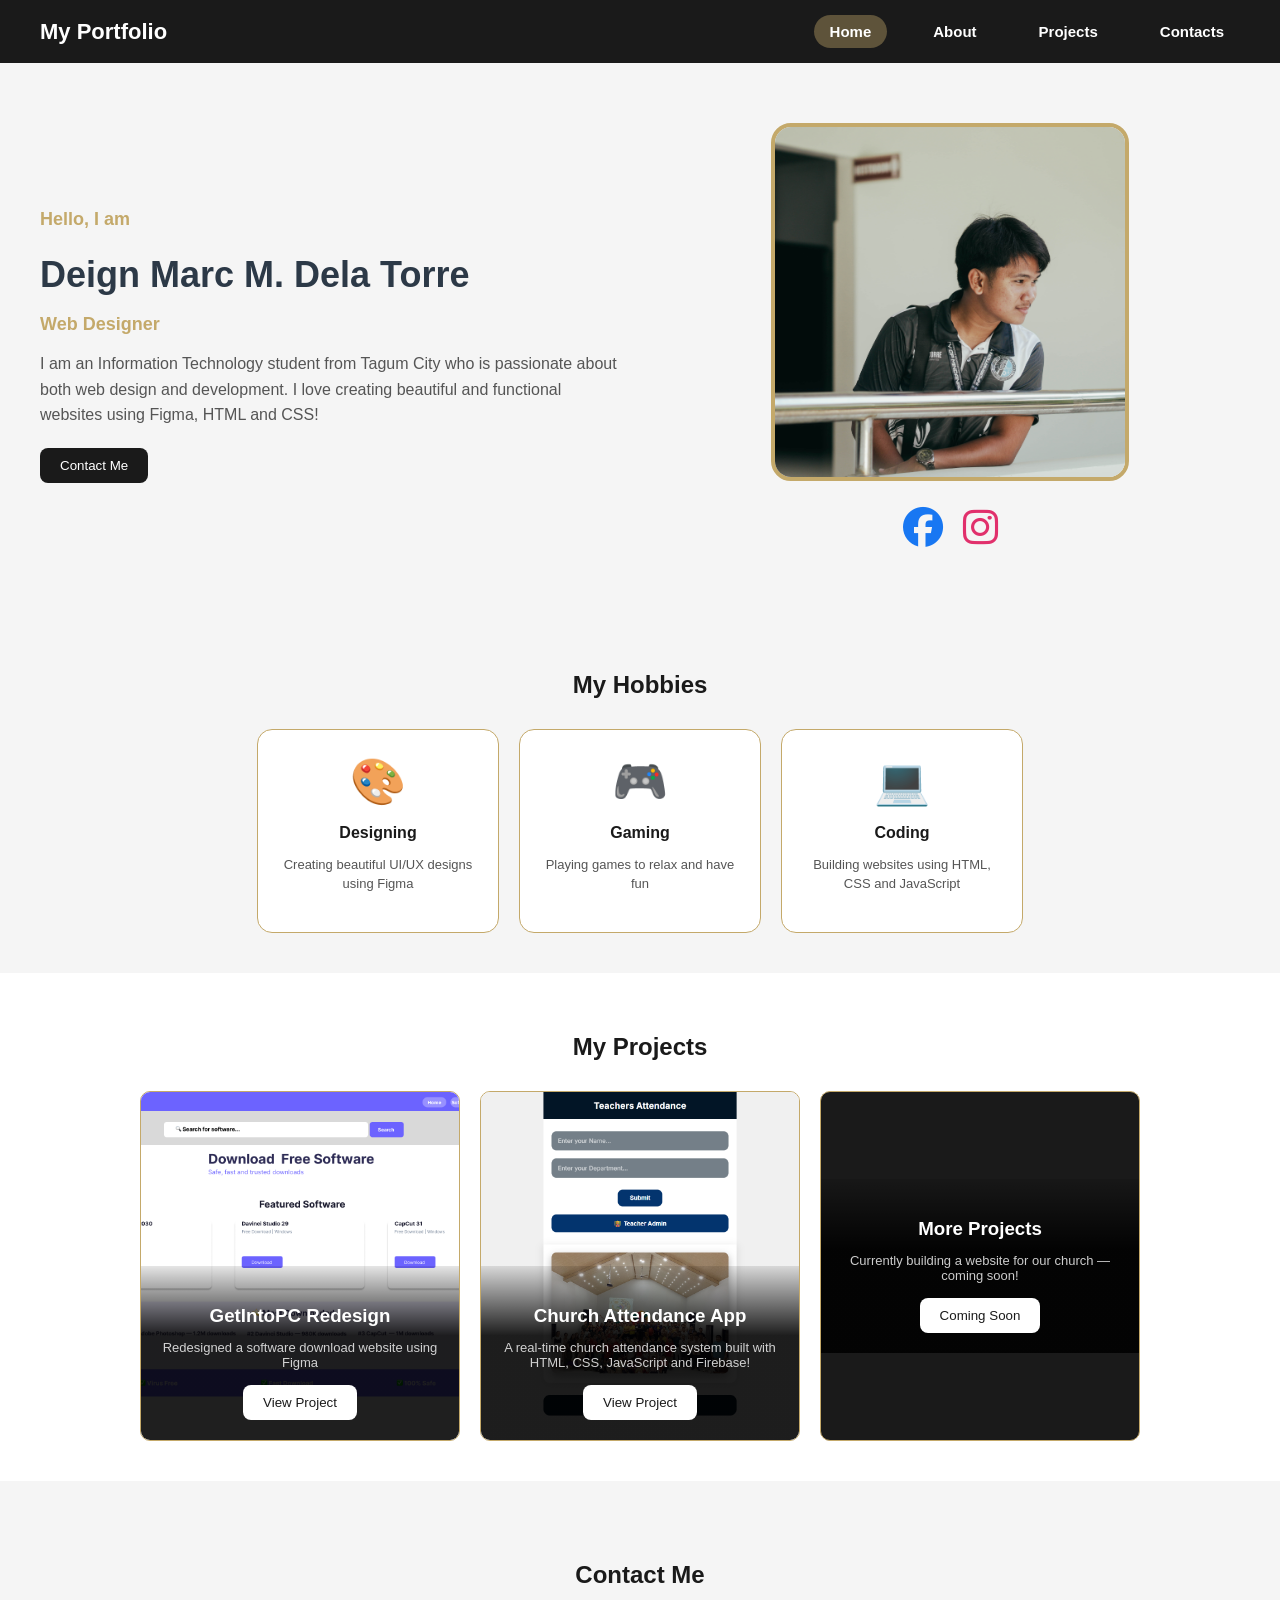
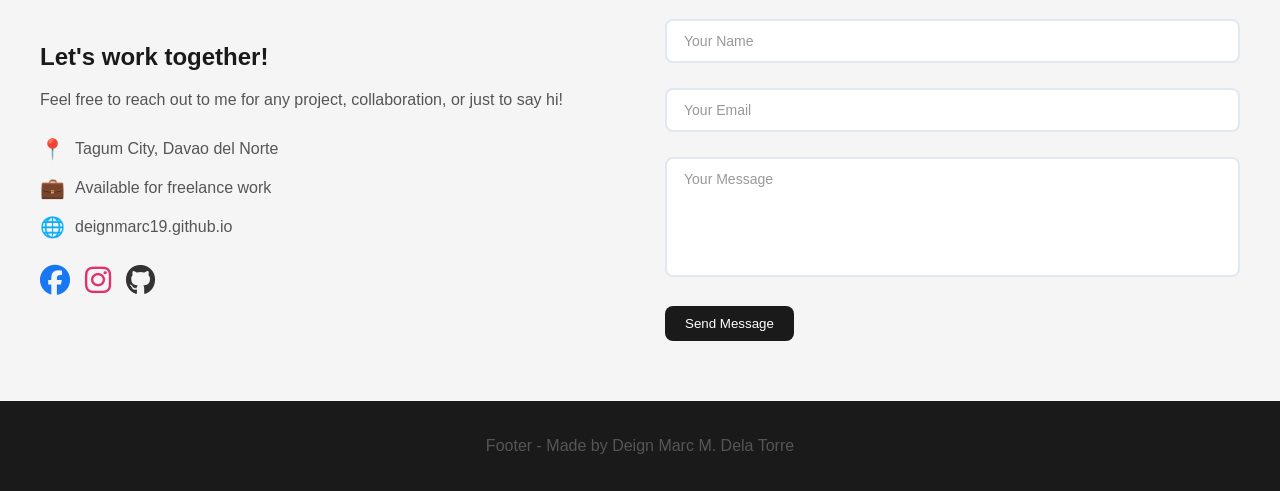
<file: index.html>
<!DOCTYPE html>
<html>
  <head>
    <title>Deign Marc | Portfolio</title>
    <link rel="stylesheet" href="style.css">
    <link rel="stylesheet" href="https://cdnjs.cloudflare.com/ajax/libs/font-awesome/6.5.0/css/all.min.css">
    <link rel="icon" href="data:image/svg+xml,<svg xmlns=%22http://www.w3.org/2000/svg%22 viewBox=%220 0 100 100%22><text y=%22.9em%22 font-size=%2290%22>👨‍💻</text></svg>">
    <meta name="viewport" content="width=device-width, initial-scale=1.0">
  </head>
  <body>

    <div class="navbar">
      <div class="navbar-logo">My Portfolio</div>
      <button class="hamburger" id="hamburger">☰</button>
      <div class="navbar-links" id="navLinks">
        <a href="index.html" class="active">Home</a>
        <a href="about.html">About</a>
        <a href="projects.html">Projects</a>
        <a href="contacts.html">Contacts</a>
      </div>
    </div>

    <div class="hero">
      <div class="hero-text">
        <h3>Hello, I am</h3>
        <h1 id="myName">Deign Marc M. Dela Torre</h1>
        <h3>Aspiring Web Designer & Developer</h3>
        <p>I am an Information Technology student 
        from Tagum City who is passionate about 
        both web design and development. I love 
        creating beautiful and functional websites 
        using Figma, HTML and CSS!</p>
        <a href="contacts.html">
          <button>Contact Me</button>
        </a>
      </div>
      <div class="hero-image">
        <img src="me.jpg" alt="Deign Marc">
        <div class="social-icons">
          <a href="https://www.facebook.com/DeignMarc" target="_blank">
            <i class="fab fa-facebook"></i>
          </a>
          <a href="https://www.instagram.com/deignmarc/" target="_blank">
            <i class="fab fa-instagram"></i>
          </a>
        </div>
      </div>
    </div>

    <div class="hobbies-section fade-in">
      <h2 class="section-title">My Hobbies</h2>
      <div class="hobbies-container">
        <div class="hobby-card">
          <div class="hobby-icon">🎨</div>
          <h3>Designing</h3>
          <p>Creating beautiful UI/UX designs using Figma</p>
        </div>
        <div class="hobby-card">
          <div class="hobby-icon">🎮</div>
          <h3>Gaming</h3>
          <p>Playing games to relax and have fun</p>
        </div>
        <div class="hobby-card">
          <div class="hobby-icon">💻</div>
          <h3>Coding</h3>
          <p>Building websites using HTML, CSS and JavaScript</p>
        </div>
      </div>
    </div>

    <div class="cards-section fade-in">
      <h2 class="section-title">My Projects</h2>
      <div class="cards-container">
        <div class="project-card">
          <img src="getintopc-preview.png" alt="GetIntoPC Redesign" class="project-img">
          <div class="project-card-overlay">
            <h3>GetIntoPC Redesign</h3>
            <p>Redesigned a software download website using Figma</p>
            <a href="getintopc.html">
              <button>View Project</button>
            </a>
          </div>
        </div>
        <div class="project-card">
          <img src="church-preview.png" alt="Church Attendance App" class="project-img">
          <div class="project-card-overlay">
            <h3>Church Attendance App</h3>
            <p>A real-time church attendance system built with HTML, CSS, JavaScript and Firebase!</p>
            <a href="https://deignmarc19.github.io/UPC-PanaboCentral/" target="_blank">
              <button>View Project</button>
            </a>
          </div>
        </div>
        <div class="project-card no-image">
          <div class="project-card-overlay">
            <h3>More Projects</h3>
            <p>Currently building a website for our church — coming soon!</p>
            <button>Coming Soon</button>
          </div>
        </div>
      </div>
    </div>

    <div class="contact-section fade-in">
      <h2 class="section-title">Contact Me</h2>
      <div class="contact-container">
        <div class="contact-info">
          <h3>Let's work together!</h3>
          <p>Feel free to reach out to me for any 
          project, collaboration, or just to say hi!</p>
          <div class="contact-details">
            <div class="contact-item">
              <span class="contact-icon">📍</span>
              <span>Tagum City, Davao del Norte</span>
            </div>
            <div class="contact-item">
              <span class="contact-icon">💼</span>
              <span>Available for freelance work</span>
            </div>
            <div class="contact-item">
              <span class="contact-icon">🌐</span>
              <span>deignmarc19.github.io</span>
            </div>
          </div>
          <div class="contact-socials">
            <a href="https://www.facebook.com/DeignMarc" target="_blank">
              <i class="fab fa-facebook"></i>
            </a>
            <a href="https://www.instagram.com/deignmarc/" target="_blank">
              <i class="fab fa-instagram"></i>
            </a>
            <a href="https://github.com/deignmarc19" target="_blank">
              <i class="fab fa-github"></i>
            </a>
          </div>
        </div>
        <div class="contact-form">
          <form action="https://formspree.io/f/mqewonge" method="POST">
            <div class="form-group floating">
              <input type="text" name="name" id="name" placeholder=" " required>
              <label for="name">Your Name</label>
            </div>
            <div class="form-group floating">
              <input type="email" name="email" id="email" placeholder=" " required>
              <label for="email">Your Email</label>
            </div>
            <div class="form-group floating">
              <textarea name="message" id="message" placeholder=" " required></textarea>
              <label for="message">Your Message</label>
            </div>
            <button type="submit">Send Message</button>
          </form>
        </div>
      </div>
    </div>

    <div class="footer">
      <p>Footer - Made by Deign Marc M. Dela Torre</p>
    </div>

    <script src="script.js"></script>
  </body>
</html>
</file>
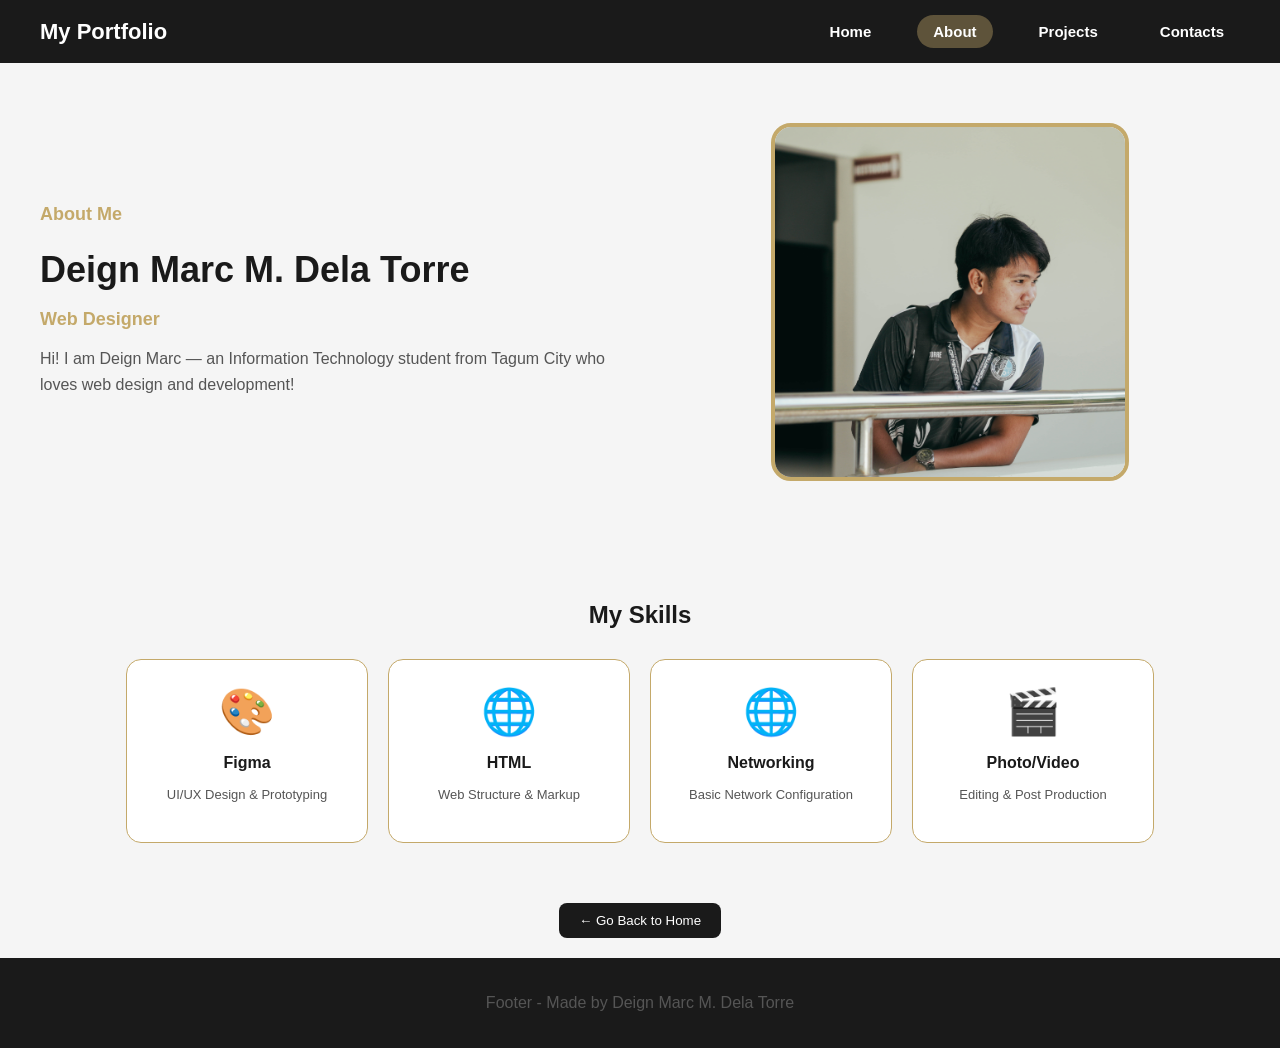
<file: about.html>
<!DOCTYPE html>
<html>
  <head>
    <title>About Me</title>
    <link rel="stylesheet" href="style.css">
    <link rel="stylesheet" href="https://cdnjs.cloudflare.com/ajax/libs/font-awesome/6.5.0/css/all.min.css">
    <link rel="icon" href="data:image/svg+xml,<svg xmlns=%22http://www.w3.org/2000/svg%22 viewBox=%220 0 100 100%22><text y=%22.9em%22 font-size=%2290%22>👨‍💻</text></svg>">
    <meta name="viewport" content="width=device-width, initial-scale=1.0">
  </head>
  <body>

    <div class="navbar">
      <div class="navbar-logo">My Portfolio</div>
      <button class="hamburger" id="hamburger">☰</button>
      <div class="navbar-links" id="navLinks">
        <a href="index.html">Home</a>
        <a href="about.html" class="active">About</a>
        <a href="projects.html">Projects</a>
        <a href="contacts.html">Contacts</a>
      </div>
    </div>

    <div class="hero">
      <div class="hero-text">
        <h3>About Me</h3>
        <h1>Deign Marc M. Dela Torre</h1>
        <h3>Aspiring Web Designer & Developer</h3>
        <p>Hi! I am Deign Marc — an Information Technology 
        student from Tagum City who loves web design 
        and development!</p>
      </div>
      <div class="hero-image">
        <img src="me.jpg" alt="Deign Marc">
      </div>
    </div>

    <div class="hobbies-section fade-in">
  <h2 class="section-title">My Skills</h2>
  <div class="hobbies-container">

    <div class="hobby-card">
      <div class="hobby-icon">🎨</div>
      <h3>Figma</h3>
      <p>UI/UX Design & Prototyping</p>
    </div>

    <div class="hobby-card">
      <div class="hobby-icon">🌐</div>
      <h3>HTML</h3>
      <p>Web Structure & Markup</p>
    </div>

    <div class="hobby-card">
      <div class="hobby-icon">🌐</div>
      <h3>Networking</h3>
      <p>Basic Network Configuration</p>
    </div>

    <div class="hobby-card">
      <div class="hobby-icon">🎬</div>
      <h3>Photo/Video</h3>
      <p>Editing & Post Production</p>
    </div>

  </div>
</div>

    <div style="text-align: center; padding: 20px;">
      <a href="index.html">
        <button>← Go Back to Home</button>
      </a>
    </div>

    <div class="footer">
      <p>Footer - Made by Deign Marc M. Dela Torre</p>
    </div>

    <script src="script.js"></script>
  </body>
</html>
</file>
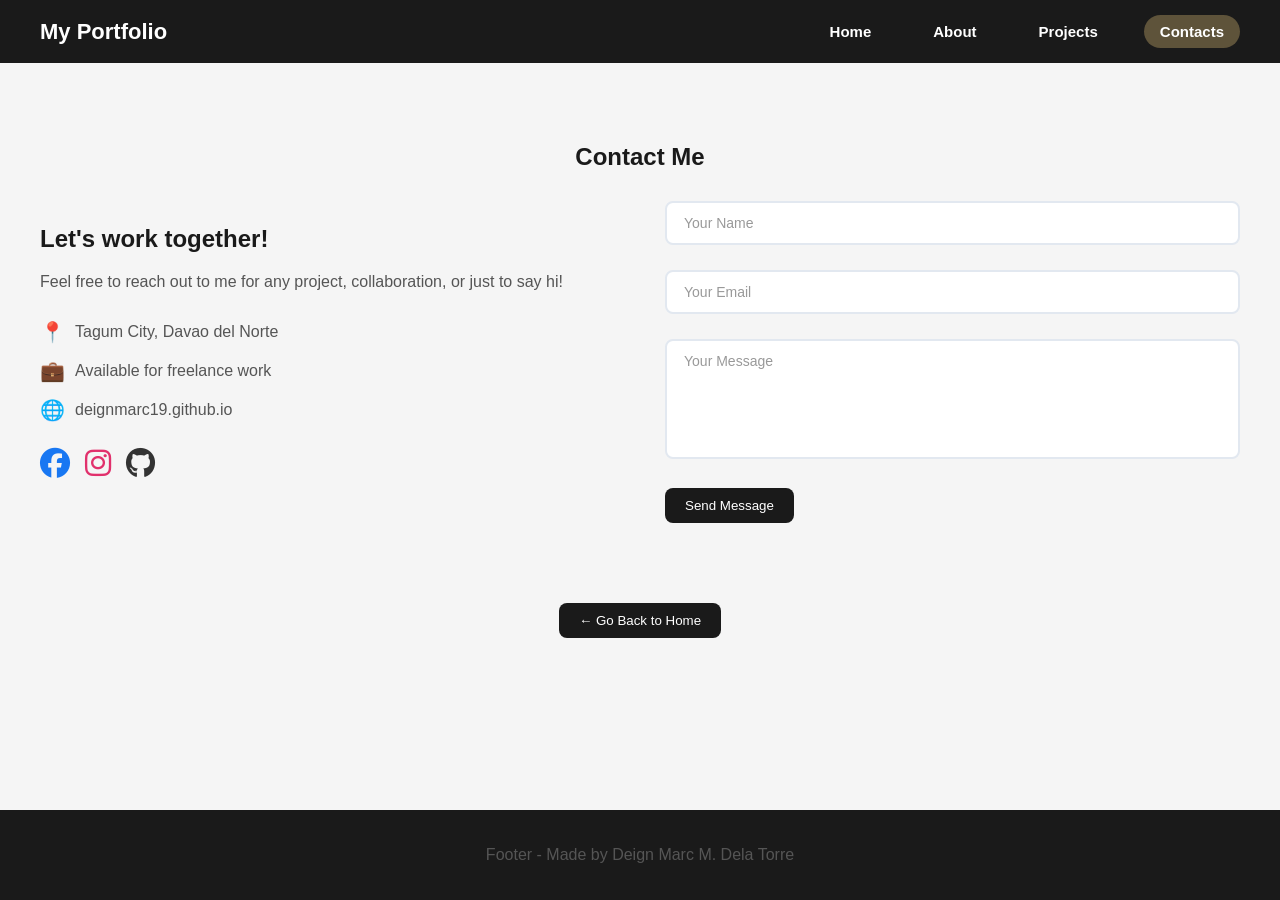
<file: contacts.html>
<!DOCTYPE html>
<html>
  <head>
    <title>Contact Me</title>
    <link rel="stylesheet" href="style.css">
    <link rel="stylesheet" href="https://cdnjs.cloudflare.com/ajax/libs/font-awesome/6.5.0/css/all.min.css">
    <link rel="icon" href="data:image/svg+xml,<svg xmlns=%22http://www.w3.org/2000/svg%22 viewBox=%220 0 100 100%22><text y=%22.9em%22 font-size=%2290%22>👨‍💻</text></svg>">
    <meta name="viewport" content="width=device-width, initial-scale=1.0">
  </head>
  <body>

    <div class="navbar">
      <div class="navbar-logo">My Portfolio</div>
      <button class="hamburger" id="hamburger">☰</button>
      <div class="navbar-links" id="navLinks">
        <a href="index.html">Home</a>
        <a href="about.html">About</a>
        <a href="projects.html">Projects</a>
        <a href="contacts.html" class="active">Contacts</a>
      </div>
    </div>

    <div class="contact-section fade-in">
      <h2 class="section-title">Contact Me</h2>

      <div class="contact-container">

        <!-- Left Side — Info -->
        <div class="contact-info">
          <h3>Let's work together!</h3>
          <p>Feel free to reach out to me for any 
          project, collaboration, or just to say hi!</p>

          <div class="contact-details">
            <div class="contact-item">
              <span class="contact-icon">📍</span>
              <span>Tagum City, Davao del Norte</span>
            </div>
            <div class="contact-item">
              <span class="contact-icon">💼</span>
              <span>Available for freelance work</span>
            </div>
            <div class="contact-item">
              <span class="contact-icon">🌐</span>
              <span>deignmarc19.github.io</span>
            </div>
          </div>

          <div class="contact-socials">
            <a href="https://www.facebook.com/DeignMarc" target="_blank">
              <i class="fab fa-facebook"></i>
            </a>
            <a href="https://www.instagram.com/deignmarc/" target="_blank">
              <i class="fab fa-instagram"></i>
            </a>
            <a href="https://github.com/deignmarc19" target="_blank">
              <i class="fab fa-github"></i>
            </a>
          </div>
        </div>

        <!-- Right Side — Form -->
        <div class="contact-form">
          <form action="https://formspree.io/f/mqewonge" method="POST">

            <div class="form-group floating">
              <input type="text" name="name" id="name" placeholder=" " required>
              <label for="name">Your Name</label>
            </div>

            <div class="form-group floating">
              <input type="email" name="email" id="email" placeholder=" " required>
              <label for="email">Your Email</label>
            </div>

            <div class="form-group floating">
              <textarea name="message" id="message" placeholder=" " required></textarea>
              <label for="message">Your Message</label>
            </div>

            <button type="submit">Send Message </button>

          </form>
        </div>

      </div>
    </div>

    <div style="text-align: center; padding: 20px;">
      <a href="index.html">
        <button>← Go Back to Home</button>
      </a>
    </div>

    <div class="footer">
      <p>Footer - Made by Deign Marc M. Dela Torre</p>
    </div>

    <script src="script.js"></script>
  </body>
</html>
</file>
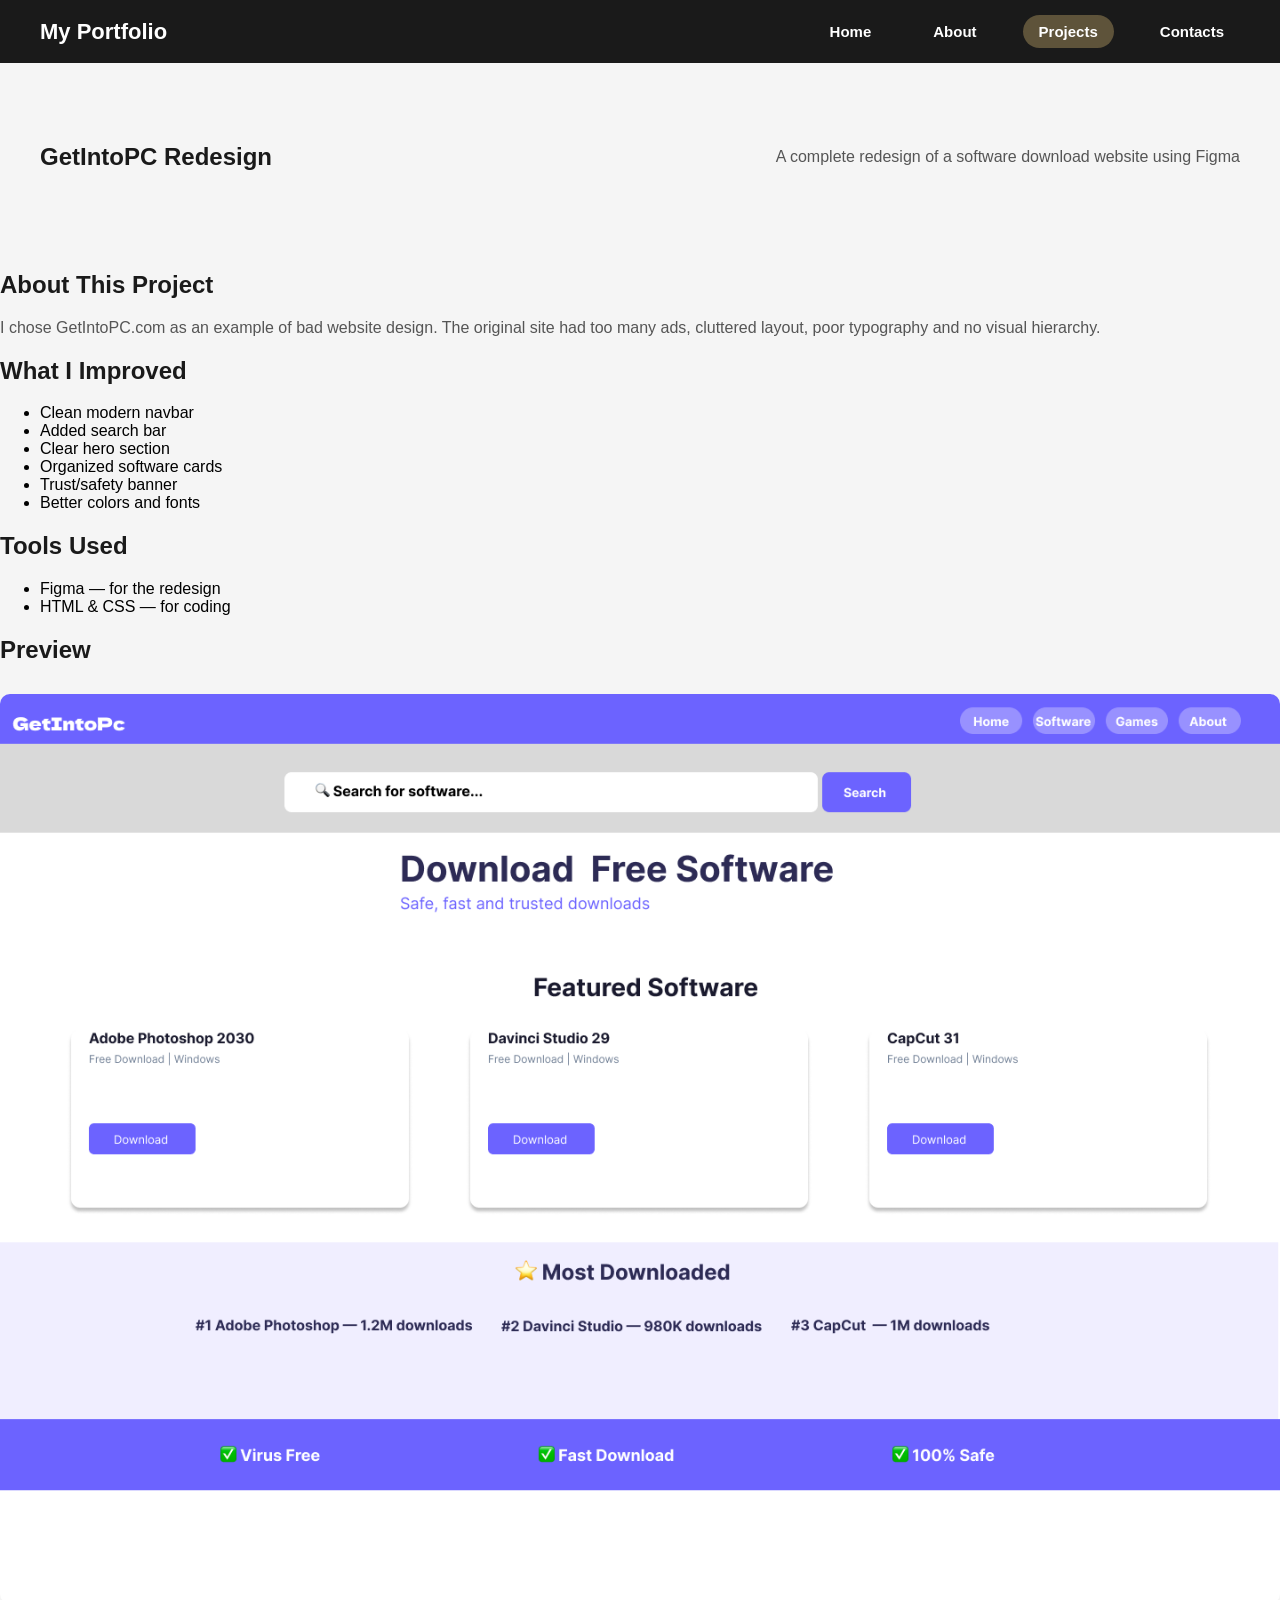
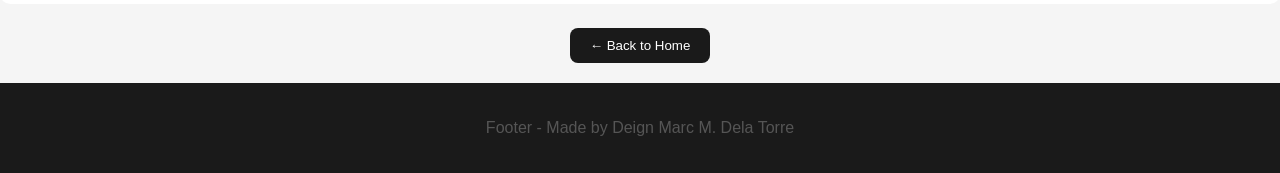
<file: getintopc.html>
<!DOCTYPE html>
<html>
  <head>
    <title>GetIntoPC Redesign</title>
    <link rel="stylesheet" href="style.css">
    <link rel="stylesheet" href="https://cdnjs.cloudflare.com/ajax/libs/font-awesome/6.5.0/css/all.min.css">
    <link rel="icon" href="data:image/svg+xml,<svg xmlns=%22http://www.w3.org/2000/svg%22 viewBox=%220 0 100 100%22><text y=%22.9em%22 font-size=%2290%22>👨‍💻</text></svg>">
    <meta name="viewport" content="width=device-width, initial-scale=1.0">
  </head>
  <body>

    <div class="navbar">
      <div class="navbar-logo">
        My Portfolio
      </div>
      <div class="navbar-links">
        <a href="index.html">Home</a>
        <a href="about.html">About</a>
        <a href="projects.html" class="active">Projects</a>
        <a href="contacts.html">Contacts</a>
      </div>
    </div>

    <div class="hero">
      <h2>GetIntoPC Redesign</h2>
      <p>A complete redesign of a software 
      download website using Figma</p>
    </div>

    <div class="card">
      <h2>About This Project</h2>
      <p>I chose GetIntoPC.com as an example 
      of bad website design. The original site 
      had too many ads, cluttered layout, poor 
      typography and no visual hierarchy.</p>

      <h2>What I Improved</h2>
      <ul>
        <li> Clean modern navbar</li>
        <li> Added search bar</li>
        <li> Clear hero section</li>
        <li> Organized software cards</li>
        <li> Trust/safety banner</li>
        <li> Better colors and fonts</li>
      </ul>

      <h2>Tools Used</h2>
      <ul>
        <li> Figma — for the redesign</li>
        <li> HTML & CSS — for coding</li>
      </ul>

      <h2>Preview</h2>
      <img src="getintopc.png" 
      alt="GetIntoPC Redesign Preview" 
      style="width: 100%; border-radius: 10px; 
      margin-top: 10px;">
    </div>

    <div style="text-align: center; padding: 20px;">
      <a href="index.html">
        <button>← Back to Home</button>
      </a>
    </div>

    <div class="footer">
      <p>Footer - Made by Deign Marc M. Dela Torre</p>
    </div>

  </body>
</html>
</file>
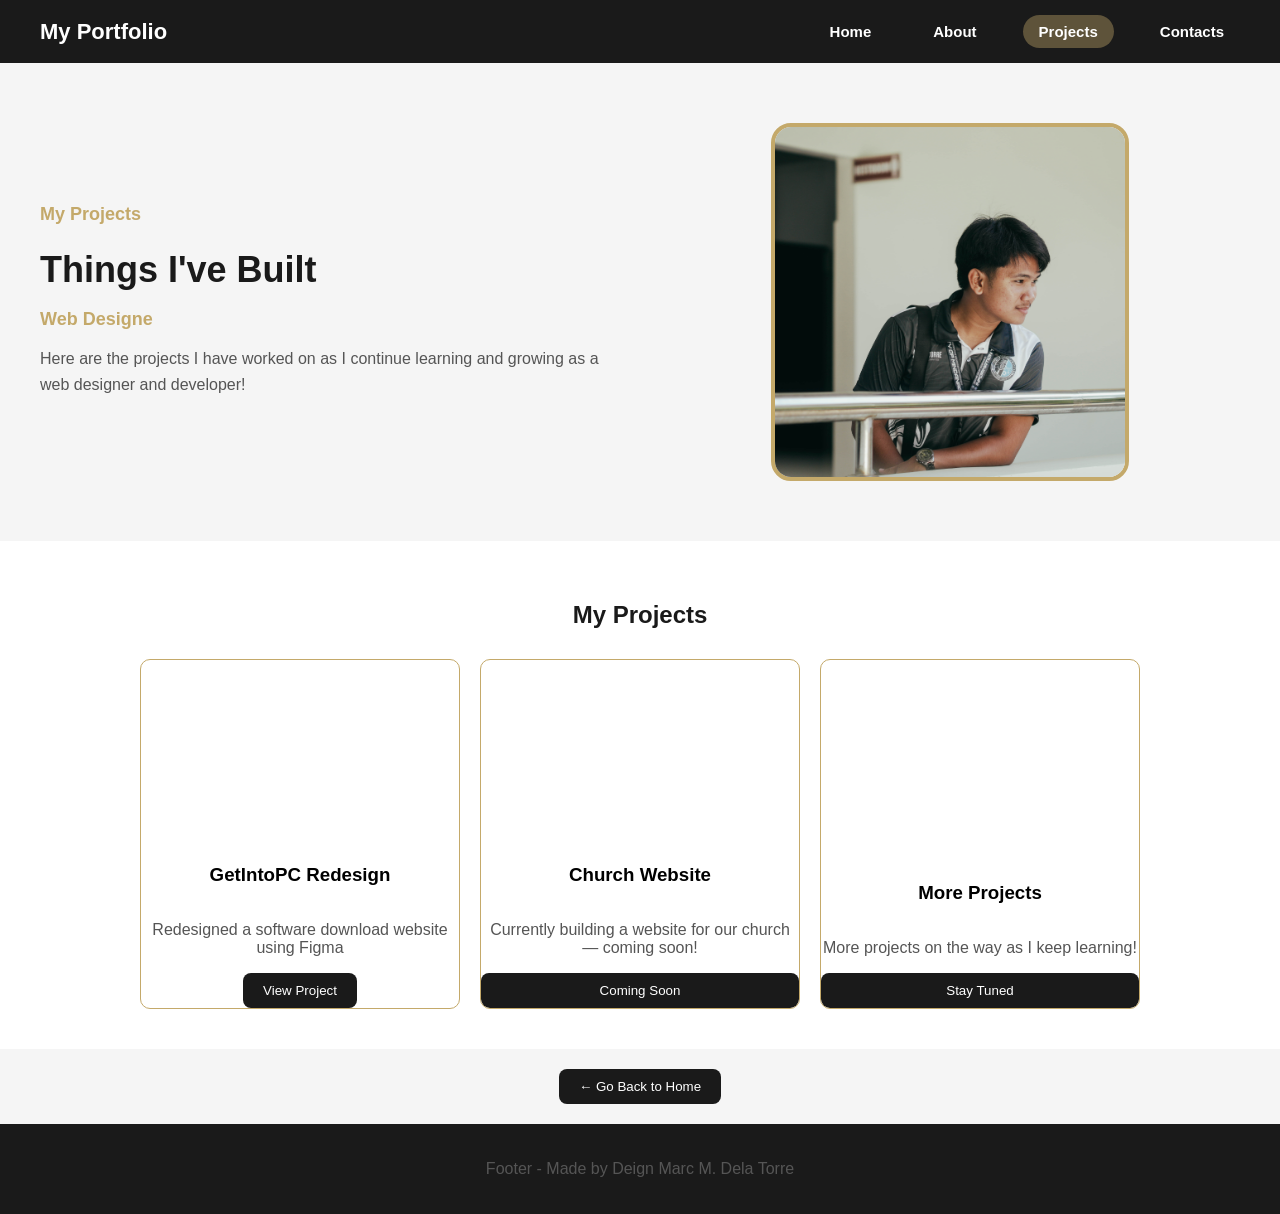
<file: projects.html>
<!DOCTYPE html>
<html>
  <head>
    <title>My Projects</title>
    <link rel="stylesheet" href="style.css">
    <link rel="stylesheet" href="https://cdnjs.cloudflare.com/ajax/libs/font-awesome/6.5.0/css/all.min.css">
    <link rel="icon" href="data:image/svg+xml,<svg xmlns=%22http://www.w3.org/2000/svg%22 viewBox=%220 0 100 100%22><text y=%22.9em%22 font-size=%2290%22>👨‍💻</text></svg>">
    <meta name="viewport" content="width=device-width, initial-scale=1.0">
  </head>
  <body>

    <div class="navbar">
      <div class="navbar-logo">My Portfolio</div>
      <button class="hamburger" id="hamburger">☰</button>
      <div class="navbar-links" id="navLinks">
        <a href="index.html">Home</a>
        <a href="about.html">About</a>
        <a href="projects.html" class="active">Projects</a>
        <a href="contacts.html">Contacts</a>
      </div>
    </div>

    <div class="hero">
      <div class="hero-text">
        <h3>My Projects</h3>
        <h1>Things I've Built</h1>
        <h3>Web Design & Development</h3>
        <p>Here are the projects I have worked on 
        as I continue learning and growing 
        as a web designer and developer!</p>
      </div>
      <div class="hero-image">
        <img src="me.jpg" alt="Deign Marc">
      </div>
    </div>

    <div class="cards-section fade-in">
      <h2 class="section-title">My Projects</h2>
      <div class="cards-container">
        <div class="project-card">
          <h3>GetIntoPC Redesign</h3>
          <p>Redesigned a software download website using Figma</p>
          <a href="getintopc.html">
            <button>View Project</button>
          </a>
        </div>
        <div class="project-card">
          <h3>Church Website</h3>
          <p>Currently building a website for our church — coming soon!</p>
          <button>Coming Soon</button>
        </div>
        <div class="project-card">
          <h3>More Projects</h3>
          <p>More projects on the way as I keep learning!</p>
          <button>Stay Tuned</button>
        </div>
      </div>
    </div>

    <div style="text-align: center; padding: 20px;">
      <a href="index.html">
        <button>← Go Back to Home</button>
      </a>
    </div>

    <div class="footer">
      <p>Footer - Made by Deign Marc M. Dela Torre</p>
    </div>

    <script src="script.js"></script>
  </body>
</html>
</file>
<file: style.css>
body {
    background-color: #F5F5F5;
    font-family: Arial, sans-serif;
    margin: 0;
    padding: 0;
    min-height: 100vh;
    display: flex;           
    flex-direction: column;
    overflow-x: hidden;
}

h1 { color: #1a1a1a; }
h2 { color: #1a1a1a; }
p { color: #555555; }

button {
    background-color: #1a1a1a;
    color: white;
    padding: 10px 20px;
    border: none;
    border-radius: 8px;
    cursor: pointer;
    transition: 0.3s;
}

button:hover {
    background-color: #C4A96A;
    transform: scale(1.05);
}

.navbar {
    background-color: #1a1a1a;
    padding: 15px 40px;
    margin: 0;
    display: flex;
    justify-content: space-between;
    align-items: center;
    flex-wrap: wrap;
    gap: 10px;
    width: 100%;
    box-sizing: border-box;
}

.navbar-logo {
    color: white;
    font-size: 22px;
    font-weight: bold;
}

.navbar-links {
    display: flex;
    gap: 30px;
}

.navbar-links a {
    color: white;
    text-decoration: none;
    font-size: 15px;
    font-weight: bold;
    padding: 8px 16px;
    border-radius: 20px;
    transition: 0.3s;
}

.navbar-links a:hover {
    background-color: rgba(196,169,106,0.3);
    color: white;
}

.navbar-links a.active {
    background-color: rgba(196,169,106,0.4);
}

.hamburger {
    display: none;
    background: none;
    border: none;
    color: white;
    font-size: 28px;
    cursor: pointer;
}

.hero {
    background-color: #F5F5F5;
    padding: 60px 40px;
    margin: 0;
    display: flex;
    justify-content: space-between;
    align-items: center;
    gap: 40px;
    box-sizing: border-box;
    width: 100%;
}

.hero-text { flex: 1; }

.hero-text h3 {
    color: #C4A96A;
    font-size: 18px;
    margin-bottom: 5px;
}

.hero-text h1 {
    color: #1a1a1a;
    font-size: 36px;
    margin-bottom: 10px;
}

.hero-text p {
    color: #555555;
    font-size: 16px;
    line-height: 1.6;
    margin-bottom: 20px;
}

.hero-image {
    flex: 1;
    display: flex;
    flex-direction: column;
    align-items: center;
    justify-content: center;
    gap: 15px;
}

.hero-image img {
    width: 350px;
    height: 350px;
    object-fit: cover;
    border-radius: 20px;
    border: 4px solid #C4A96A;
}

.social-icons {
    display: flex;
    justify-content: center;
    gap: 20px;
    margin-top: 10px;
    width: 100%;
}

.social-icons a {
    font-size: 40px;
    transition: 0.3s;
}

.social-icons a:hover {
    transform: scale(1.2);
}

.social-icons a:nth-child(1) { color: #1877F2; }
.social-icons a:nth-child(2) { color: #E1306C; }
.social-icons a:nth-child(3) { color: #333333; }

/* Hobbies Section */
.hobbies-section {
    padding: 40px 20px;
    background-color: #F5F5F5;
    width: 100%;
    box-sizing: border-box;
}

.hobbies-container {
    display: flex;
    justify-content: center;
    gap: 20px;
    flex-wrap: wrap;
    margin-top: 20px;
}

.hobby-card {
    background-color: white;
    padding: 25px 20px;
    border-radius: 15px;
    text-align: center;
    width: 200px;
    border: 1px solid #C4A96A;
    transition: 0.3s;
}

.hobby-card:hover {
    transform: translateY(-8px);
    box-shadow: 0 10px 25px rgba(0,0,0,0.1);
}

.hobby-icon {
    font-size: 45px;
    margin-bottom: 10px;
}

.hobby-card h3 {
    color: #1a1a1a;
    margin-bottom: 8px;
    font-size: 16px;
}

.hobby-card p {
    color: #555555;
    font-size: 13px;
    line-height: 1.5;
}

/* Cards Section */
.cards-section {
    padding: 40px 20px;
    background-color: white;
    width: 100%;
    box-sizing: border-box;
}

.section-title {
    text-align: center;
    color: #1a1a1a;
    margin-bottom: 30px;
}

.cards-container {
    display: flex;
    justify-content: center;
    gap: 20px;
    flex-wrap: wrap;
    padding: 0 10px;
    box-sizing: border-box;
    width: 100%;
}

.project-card {
    position: relative;
    border-radius: 10px;
    width: 100%;
    max-width: 320px;
    min-height: 350px;
    text-align: center;
    border: 1px solid #C4A96A;
    transition: 0.3s;
    display: flex;
    flex-direction: column;
    justify-content: flex-end;
    box-sizing: border-box;
    overflow: hidden;
}

.project-card.no-image {
    background-color: #1a1a1a;
    justify-content: center;
    align-items: center;
}

.project-card:hover {
    transform: translateY(-5px);
    box-shadow: 0 10px 20px rgba(0,0,0,0.3);
}

.project-img {
    position: absolute;
    top: 0;
    left: 0;
    width: 100%;
    height: 100%;
    object-fit: cover;
    z-index: 0;
}

.project-card-overlay {
    position: relative;
    z-index: 1;
    background: linear-gradient(to top, rgba(0,0,0,0.88) 60%, rgba(0,0,0,0.1));
    padding: 20px;
    width: 100%;
    box-sizing: border-box;
}

.project-card-overlay h3 {
    color: white;
    margin-bottom: 8px;
}

.project-card-overlay p {
    color: rgba(255,255,255,0.8);
    font-size: 13px;
    margin-bottom: 15px;
}

.project-card-overlay button {
    background-color: white;
    color: #1a1a1a;
}

.project-card-overlay button:hover {
    background-color: #C4A96A;
    color: white;
}

/* Contact Section */
.contact-section {
    padding: 60px 40px;
    background-color: #F5F5F5;
    width: 100%;
    box-sizing: border-box;
}

.contact-container {
    display: flex;
    gap: 50px;
    align-items: flex-start;
    margin-top: 20px;
}

.contact-info { flex: 1; }

.contact-info h3 {
    color: #1a1a1a;
    font-size: 24px;
    margin-bottom: 10px;
}

.contact-info p {
    color: #555555;
    line-height: 1.6;
    margin-bottom: 25px;
}

.contact-details {
    display: flex;
    flex-direction: column;
    gap: 15px;
    margin-bottom: 25px;
}

.contact-item {
    display: flex;
    align-items: center;
    gap: 10px;
    color: #555555;
}

.contact-icon { font-size: 20px; }

.contact-socials {
    display: flex;
    gap: 15px;
    margin-top: 10px;
}

.contact-socials a {
    font-size: 30px;
    transition: 0.3s;
}

.contact-socials a:nth-child(1) { color: #1877F2; }
.contact-socials a:nth-child(2) { color: #E1306C; }
.contact-socials a:nth-child(3) { color: #333333; }

.contact-socials a:hover {
    transform: scale(1.2);
}

.contact-form { flex: 1; }

.form-group { margin-bottom: 20px; }

.form-group label {
    display: block;
    color: #1a1a1a;
    font-weight: bold;
    margin-bottom: 6px;
    font-size: 14px;
}

.form-group input,
.form-group textarea {
    width: 100%;
    padding: 12px 15px;
    border: 2px solid #E2E8F0;
    border-radius: 8px;
    font-size: 14px;
    color: #1a1a1a;
    background-color: white;
    transition: 0.3s;
    box-sizing: border-box;
}

.form-group input:focus,
.form-group textarea:focus {
    border-color: #C4A96A;
    outline: none;
}

.form-group textarea {
    height: 120px;
    resize: none;
}

/* Floating Label Animation */
.form-group.floating {
    position: relative;
    margin-bottom: 25px;
}

.form-group.floating input,
.form-group.floating textarea {
    width: 100%;
    padding: 16px 15px 8px 15px;
    border: 2px solid #E2E8F0;
    border-radius: 8px;
    font-size: 14px;
    color: #1a1a1a;
    background-color: white;
    transition: 0.3s;
    box-sizing: border-box;
    outline: none;
}

.form-group.floating label {
    position: absolute;
    top: 14px;
    left: 15px;
    color: #999999;
    font-size: 14px;
    font-weight: normal;
    transition: 0.3s;
    pointer-events: none;
    background-color: white;
    padding: 0 4px;
}

.form-group.floating input:focus ~ label,
.form-group.floating input:not(:placeholder-shown) ~ label,
.form-group.floating textarea:focus ~ label,
.form-group.floating textarea:not(:placeholder-shown) ~ label {
    top: -10px;
    left: 12px;
    font-size: 12px;
    color: #C4A96A;
    font-weight: bold;
}

.form-group.floating input:focus,
.form-group.floating textarea:focus {
    border-color: #C4A96A;
}

.form-group.floating textarea {
    height: 120px;
    resize: none;
    padding-top: 20px;
}

.footer {
    background-color: #1a1a1a;
    color: white;
    padding: 20px;
    text-align: center;
    margin: 0;
    margin-top: auto;
    width: 100%;
    box-sizing: border-box;
}

a {
    color: #1a1a1a;
    text-decoration: none;
    transition: 0.3s;
}

a:hover {
    color: #C4A96A;
    text-decoration: underline;
}

.fade-in {
    opacity: 0;
    transform: translateY(30px);
    transition: opacity 0.6s ease, transform 0.6s ease;
}

.fade-in.visible {
    opacity: 1;
    transform: translateY(0);
}

@media (max-width: 768px) {
    .hamburger { display: block; }

    .navbar {
        flex-direction: column;
        text-align: center;
        padding: 20px;
    }

    .navbar-links {
        display: none;
        flex-direction: column;
        width: 100%;
        text-align: center;
        gap: 10px;
        padding: 10px 0;
    }

    .navbar-links.open { display: flex; }

    .hero {
        flex-direction: column;
        text-align: center;
        padding: 40px 20px;
    }

    .hero-image img {
        width: 250px;
        height: 250px;
    }

    .cards-container {
        flex-direction: column;
        align-items: center;
    }

    .project-card {
        width: 100%;
        max-width: 400px;
    }

    .contact-container { flex-direction: column; }

    .hobbies-container { gap: 15px; }

    .hobby-card { width: 150px; }

    .contact-section {
        padding: 40px 20px;
    }
}

@media (max-width: 480px) {
    h1 { font-size: 20px; }
    h2 { font-size: 18px; }
    button { width: 100%; }
    .project-card { width: 100%; }
}
</file>
